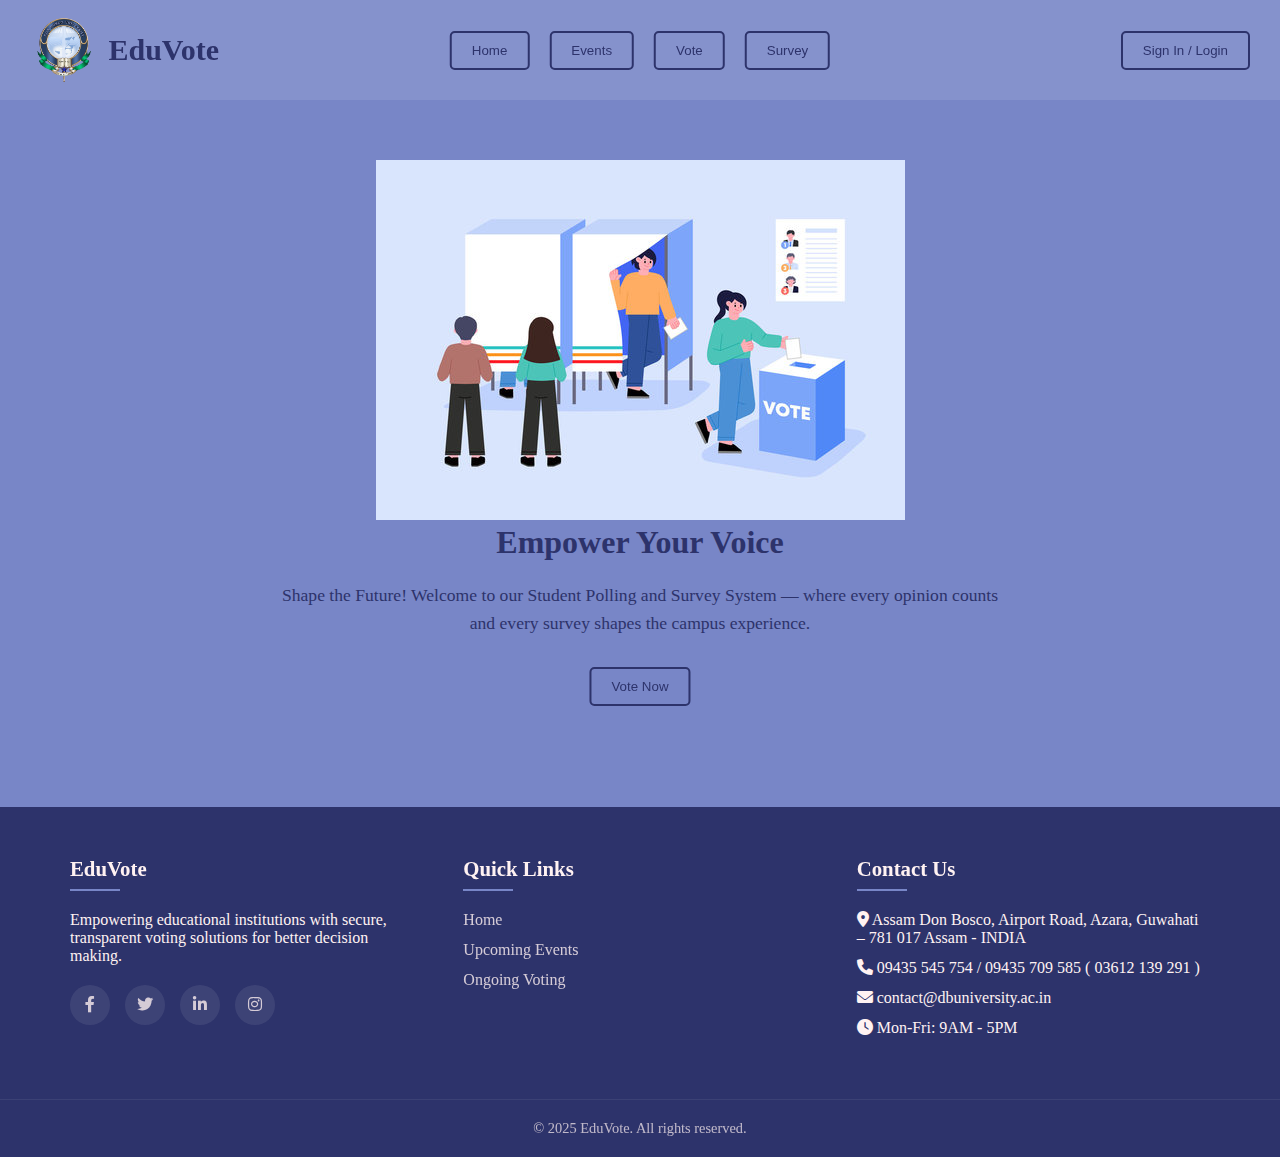
<file: index.html>
<!DOCTYPE html>
<html lang="en">
<head>
    <meta charset="UTF-8">
    <meta name="viewport" content="width=device-width, initial-scale=1.0">
    <meta http-equiv="refresh" content="0; url=html/home.html">
    <title>Redirecting...</title>
</head>
<body>
    <p>If you are not redirected, <a href="html/home.html">click here</a>.</p>
</body>
</html>
</file>
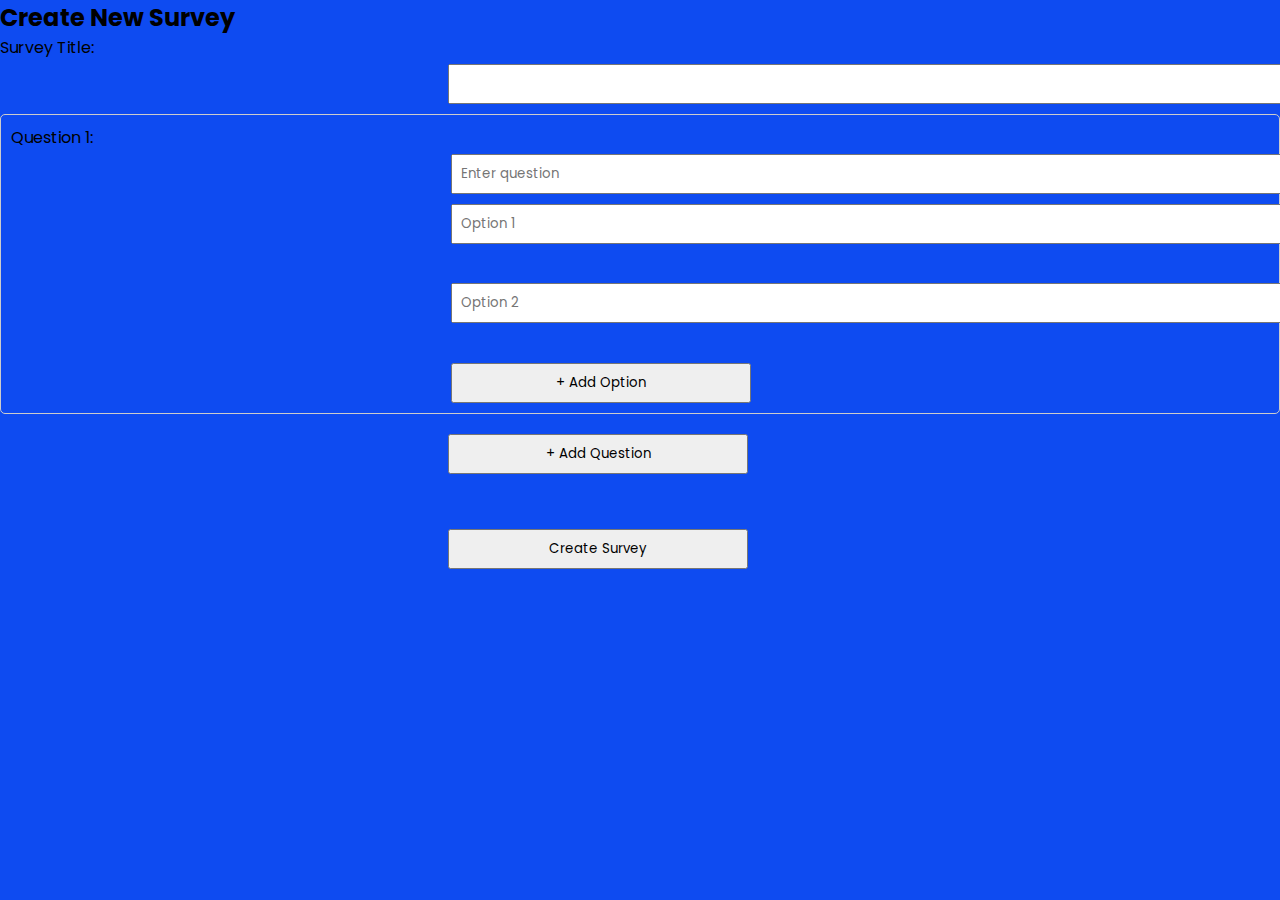
<file: html/createSurvey.html>
<!DOCTYPE html>
<html lang="en">
<head>
  <meta charset="UTF-8" />
  <title>Create Survey</title>
  <link rel="stylesheet" href="../css/pollcreate.css" />
  <link rel="stylesheet" href="https://unicons.iconscout.com/release/v4.0.0/css/line.css" />
  <style>
    .question-block {
      margin-bottom: 20px;
      padding: 10px;
      border: 1px solid #ccc;
      border-radius: 5px;
    }
    input[type="text"] {
      width: 100%;
      padding: 8px;
      margin-top: 4px;
      margin-bottom: 10px;
      box-sizing: border-box;
    }
    button {
      padding: 8px 12px;
      cursor: pointer;
      margin-top: 5px;
    }
    #responseMessage {
      margin-top: 15px;
      font-weight: bold;
    }
  </style>
</head>
<body>

<h2>Create New Survey</h2>

<form id="surveyForm">
  <label for="surveyTitle">Survey Title:</label>
  <input type="text" id="surveyTitle" name="surveyTitle" required />

  <div id="questionsContainer"></div>

  <button type="button" onclick="addQuestion()">+ Add Question</button><br><br>
  <button type="submit">Create Survey</button>
  <p id="responseMessage" style="color: green;"></p>
</form>

<script>
  let questionCount = 0;

  function addQuestion() {
    questionCount++;
    const container = document.getElementById("questionsContainer");

    const qDiv = document.createElement("div");
    qDiv.classList.add("question-block");
    qDiv.setAttribute("data-qid", questionCount);
    qDiv.innerHTML = `
      <label>Question ${questionCount}:</label>
      <input type="text" name="question_${questionCount}" placeholder="Enter question" required />
      <div class="options" id="options_${questionCount}">
        <input type="text" name="option_${questionCount}[]" placeholder="Option 1" required /><br />
        <input type="text" name="option_${questionCount}[]" placeholder="Option 2" required /><br />
      </div>
      <button type="button" onclick="addOption(${questionCount})">+ Add Option</button>
    `;

    container.appendChild(qDiv);
  }

  function addOption(qid) {
    const optDiv = document.getElementById(`options_${qid}`);
    const input = document.createElement("input");
    input.type = "text";
    input.name = `option_${qid}[]`;
    input.placeholder = "New Option";
    input.required = true;
    optDiv.appendChild(input);
    optDiv.appendChild(document.createElement("br"));
  }

  // Initialize with one question
  window.onload = addQuestion;

  document.getElementById("surveyForm").addEventListener("submit", function (e) {
    e.preventDefault();

    const title = document.getElementById("surveyTitle").value.trim();
    if (!title) {
      alert("Survey title is required");
      return;
    }

    const questions = [];
    document.querySelectorAll(".question-block").forEach(qBlock => {
      const qid = qBlock.getAttribute("data-qid");
      const questionText = qBlock.querySelector(`[name="question_${qid}"]`).value.trim();
      const optionInputs = qBlock.querySelectorAll(`[name="option_${qid}[]"]`);
      const options = Array.from(optionInputs).map(opt => opt.value.trim()).filter(v => v !== "");

      if (!questionText || options.length < 2) {
        alert(`Please complete question ${qid} with at least 2 options.`);
        return;
      }

      questions.push({ question: questionText, options });
    });

    fetch("http://localhost/ITA/api/create_survey.php", {
      method: "POST",
      headers: { "Content-Type": "application/json" },
      body: JSON.stringify({ title, questions })
    })
    .then(res => res.json())
    .then(data => {
      document.getElementById("responseMessage").textContent = data.message;
      if (data.success) {
        document.getElementById("surveyForm").reset();
        document.getElementById("questionsContainer").innerHTML = "";
        questionCount = 0;
        addQuestion();
      }
    })
    .catch(err => {
      console.error("Error:", err);
      document.getElementById("responseMessage").textContent = "Survey creation failed.";
    });
  });
</script>

</body>
</html>
</file>
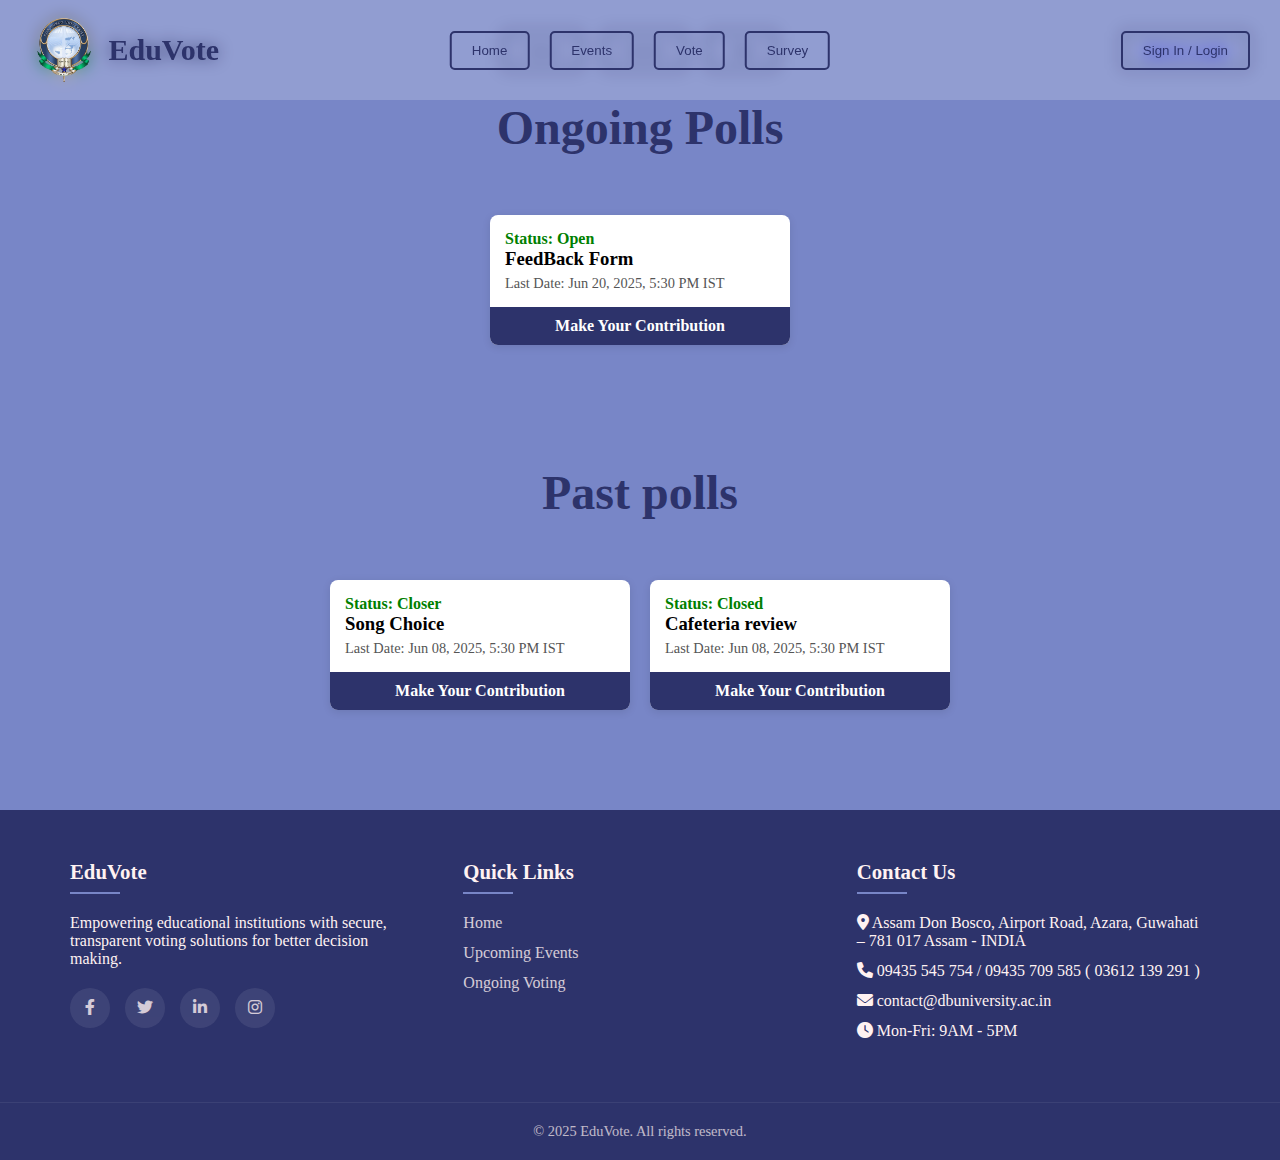
<file: html/Events.html>
<!DOCTYPE html>
<html lang="en">

<head>
    <meta charset="UTF-8">
    <meta name="viewport" content="width=device-width, initial-scale=1.0">
    <title>EduVote</title>
    <link rel="stylesheet" href="../css/eventstyle.css">
    <link rel="stylesheet" href="https://cdnjs.cloudflare.com/ajax/libs/font-awesome/6.0.0-beta3/css/all.min.css">
</head>

<body>
    <!-- Navbar-->
    <nav class="navbar">
        <div class="nav-left">
            <img src="../images/logo.png" class="logo" alt="Logo">
            <span class="app-name">EduVote</span>
        </div>
        <div class="nav-center">
            <button onclick="window.location.href='home.html'"> Home </button>
            <button onclick="window.location.href='Events.html'">Events</button>
            <button onclick="window.location.href='vote.html'">Vote</button>
        </div>
        <div class="nav-right">
             <button><a class="navop" href="Registration.html">Sign In / Login</a></button>
        </div>
    </nav>

    <!-- MAIN CONTENT  -->
    <nav class="navbar">
        <div class="nav-left">
            <img src="../images/logo.png" class="logo" alt="Logo">
            <span class="app-name">EduVote</span>
        </div>
        <div class="nav-center">
            <button onclick="window.location.href='home.html'">Home</button>
            <button onclick="window.location.href='event.html'">Events</button>
            <button onclick="window.location.href='vote.html'">Vote</button>
            <button onclick="window.location.href='survey.html'">Survey</button>
        </div>
        <div class="nav-right">
            <button onclick="window.location.href='Registration.html'">Sign In / Login</button>
        </div>
    </nav>
    <div class="ongoing">
        <h4>Ongoing Polls</h4>
    </div>
   <div class="container">
        <div class = poll_card>
             <div class="card-content">
            <div class="status-open">Status: Open</div>
            <h3>FeedBack Form</h3>
            <div class="deadline">Last Date: Jun 20, 2025, 5:30 PM IST</div>
            </div>
                <a href="survey.php" class="btn">Make Your Contribution</a>
            </div>
        </div>

         <div class="ongoing">
        <h4>Past polls</h4>
    </div>
    <div class="container">
        <div class = poll_card>
             <div class="card-content">
            <div class="status-open">Status: Closer</div>
            <h3>Song Choice</h3>
            <div class="deadline">Last Date: Jun 08, 2025, 5:30 PM IST</div>
            </div>
                <a href="#" class="btn">Make Your Contribution</a>
            </div>

            <div class = poll_card>
             <div class="card-content">
            <div class="status-open">Status: Closed</div>
            <h3>Cafeteria review</h3>
            <div class="deadline">Last Date: Jun 08, 2025, 5:30 PM IST</div>
            </div>
                <a href="#" class="btn">Make Your Contribution</a>
            </div>
    </div>


    <!-- Footer -->

    <footer>
        <div class="footer-container">
            <div class="footer-column">
                <h3>EduVote</h3>
                <p>Empowering educational institutions with secure, transparent voting solutions for better decision
                    making.
                </p>
                <div class="social-links">
                    <a href="#" aria-label="Facebook" onclick="alert('Redirecting to Facebook')"><i
                            class="fab fa-facebook-f"></i></a>
                    <a href="#" aria-label="Twitter" onclick="alert('Redirecting to Twitter')"><i
                            class="fab fa-twitter"></i></a>
                    <a href="#" aria-label="LinkedIn" onclick="alert('Redirecting to LinkedIn')"><i
                            class="fab fa-linkedin-in"></i></a>
                    <a href="#" aria-label="Instagram" onclick="alert('Redirecting to Instagram')"><i
                            class="fab fa-instagram"></i></a>
                </div>
            </div>

            <div class="footer-column">
                <h3>Quick Links</h3>
                <ul>
                    <li><a href="home.html">Home</a></li>
                    <li><a href="Events.html">Upcoming Events</a></li>
                    <li><a href="vote.html">Ongoing Voting</a></li>

                </ul>
            </div>

            <div class="footer-column">
                <h3>Contact Us</h3>
                <ul>
                    <li><i class="fas fa-map-marker-alt"></i> Assam Don Bosco, Airport Road, Azara,
                        Guwahati – 781 017
                        Assam - INDIA</li>
                    <li><i class="fas fa-phone"></i> 09435 545 754 / 09435 709 585
                        ( 03612 139 291 )</li>
                    <li><i class="fas fa-envelope"></i> contact@dbuniversity.ac.in</li>
                    <li><i class="fas fa-clock"></i> Mon-Fri: 9AM - 5PM</li>
                </ul>
            </div>
        </div>

        <div class="copyright">
            &copy; 2025 EduVote. All rights reserved.
        </div>
    </footer>

</body>

</html>
</file>
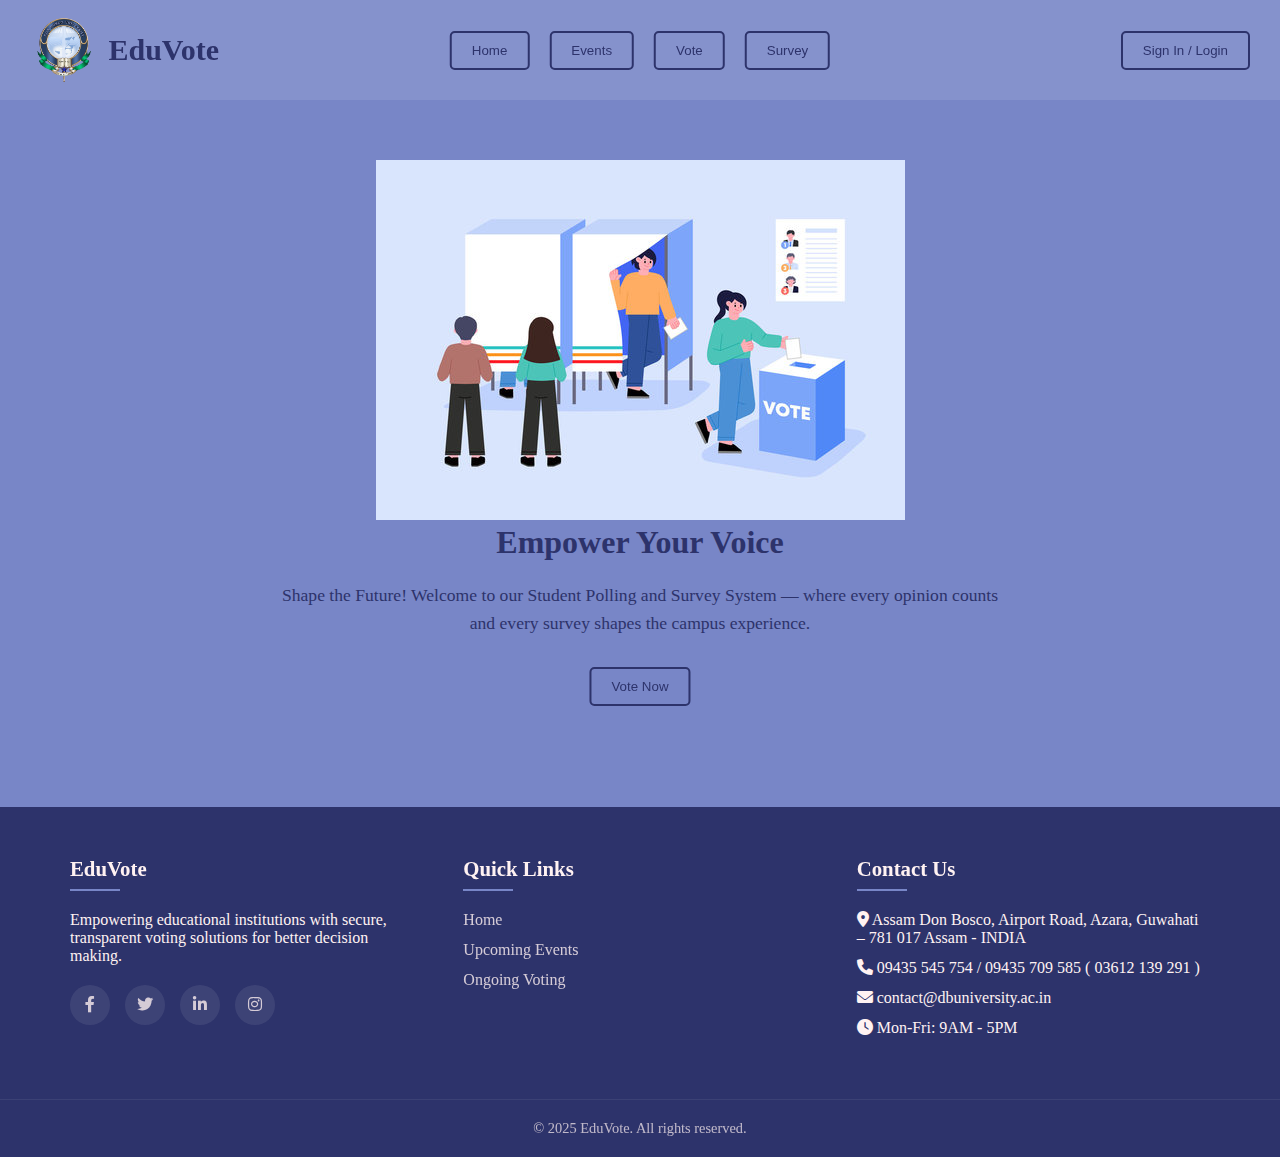
<file: html/home.html>
<!DOCTYPE html>
<html lang="en">

<head>
    <meta charset="UTF-8">
    <meta name="viewport" content="width=device-width, initial-scale=1.0">
    <title>EduVote</title>
    <link rel="stylesheet" href="../css/style.css">
    <link rel="stylesheet" href="https://cdnjs.cloudflare.com/ajax/libs/font-awesome/6.0.0-beta3/css/all.min.css">
</head>

<body>
    <!-- Navbar-->
    <nav class="navbar">
        <div class="nav-left">
            <img src="../images/logo.png" class="logo" alt="Logo">
            <span class="app-name">EduVote</span>
        </div>
        <div class="nav-center">
            <button onclick="window.location.href='home.html'"> Home </button>
            <button onclick="window.location.href='Events.html'">Events</button>
            <button onclick="window.location.href='vote.html'">Vote</button>
            <button onclick="window.location.href='survey.html'">Survey</button>
        </div>
        <div class="nav-right">
            <button><a class="navop" href="Registration.html">Sign In / Login</a></button>
        </div>
    </nav>

    <!-- Main Content -->
    <div class="main-content">
        <div class="content-section">
            <span class="home"><img src="../images/home image.jpg"> </span>
            <h2>Empower Your Voice</h2>
            <p>Shape the Future! Welcome to our Student Polling and Survey System
                — where every opinion counts and
                every survey shapes the campus experience.</p>
            <div class="nav-center">
                <button onclick="window.location.href='vote.html'">Vote Now </button>
            </div>
        </div>
    </div>

    <!-- Footer -->
    <footer>
        <div class="footer-container">
            <div class="footer-column">
                <h3>EduVote</h3>
                <p>Empowering educational institutions with secure, transparent voting solutions for better decision
                    making.
                </p>
                <div class="social-links">
                    <a href="#" aria-label="Facebook" onclick="alert('Redirecting to Facebook')"><i
                            class="fab fa-facebook-f"></i></a>
                    <a href="#" aria-label="Twitter" onclick="alert('Redirecting to Twitter')"><i
                            class="fab fa-twitter"></i></a>
                    <a href="#" aria-label="LinkedIn" onclick="alert('Redirecting to LinkedIn')"><i
                            class="fab fa-linkedin-in"></i></a>
                    <a href="#" aria-label="Instagram" onclick="alert('Redirecting to Instagram')"><i
                            class="fab fa-instagram"></i></a>
                </div>
            </div>

            <div class="footer-column">
                <h3>Quick Links</h3>
                <ul>
                    <li><a href="home.html">Home</a></li>
                    <li><a href="Events.html">Upcoming Events</a></li>
                    <li><a href="vote.html">Ongoing Voting</a></li>
                </ul>
            </div>

            <div class="footer-column">
                <h3>Contact Us</h3>
                <ul>
                    <li><i class="fas fa-map-marker-alt"></i> Assam Don Bosco, Airport Road, Azara,
                        Guwahati – 781 017
                        Assam - INDIA</li>
                    <li><i class="fas fa-phone"></i> 09435 545 754 / 09435 709 585
                        ( 03612 139 291 )</li>
                    <li><i class="fas fa-envelope"></i> contact@dbuniversity.ac.in</li>
                    <li><i class="fas fa-clock"></i> Mon-Fri: 9AM - 5PM</li>
                </ul>
            </div>
        </div>

        <div class="copyright">
            &copy; 2025 EduVote. All rights reserved.
        </div>
    </footer>

</body>

</html>
</file>
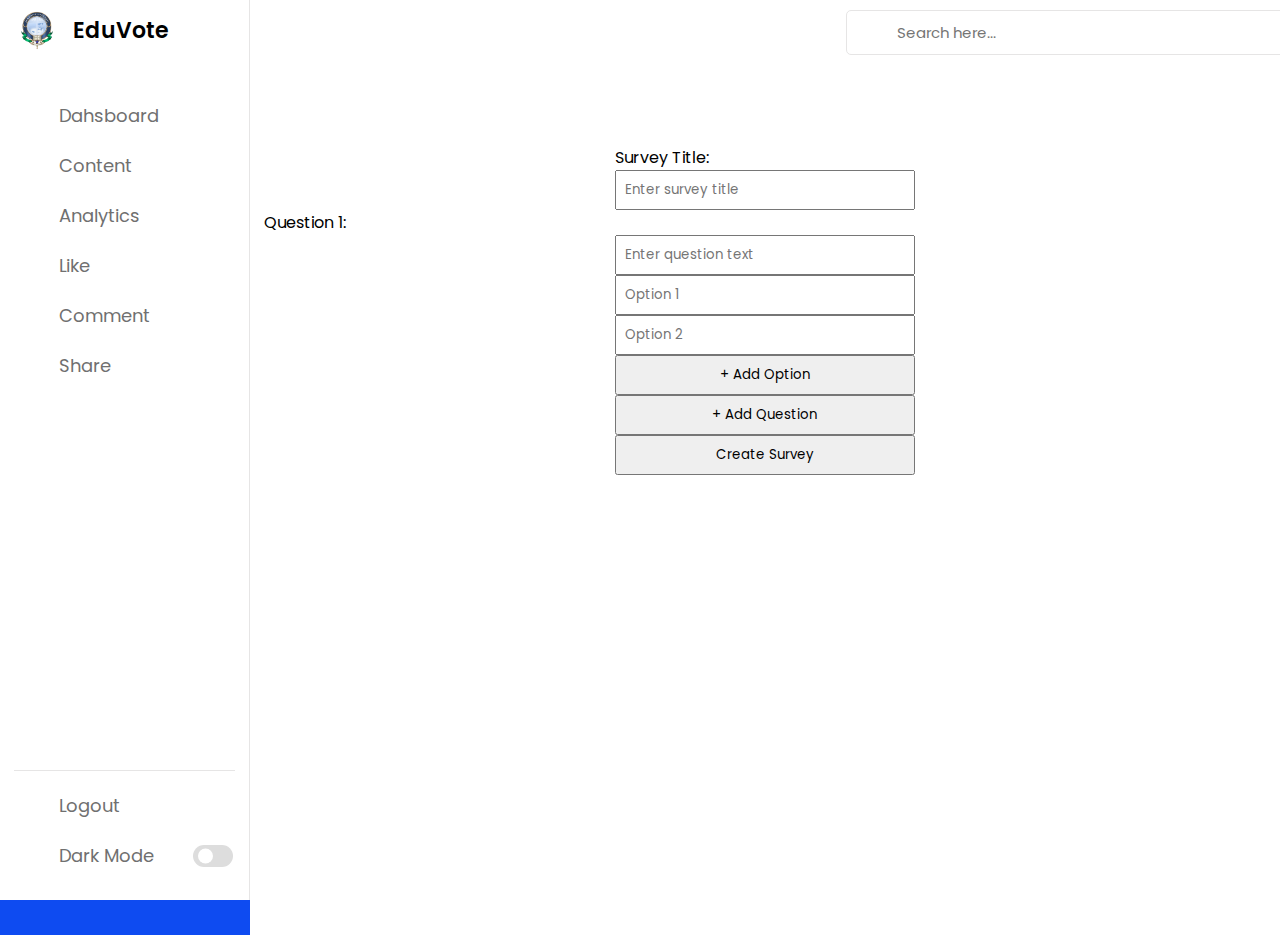
<file: html/pollcreate.html>
<!DOCTYPE html>
<html lang="en">
<head>
  <meta charset="UTF-8">
  <title>Create Poll</title>
  <link rel="stylesheet" href="../css/pollcreate.css">
   <link rel="stylesheet" href="https://unicons.iconscout.com/release/v4.0.0/css/line.css">
</head>
<body>

  <h2>Create New Poll</h2>
  <body>
    <nav>
        <div class="logo-name">
            <div class="logo-image">
                <img src="../../images/logo.png" alt="">
            </div>
            <span class="logo_name">EduVote</span>
        </div>
        <div class="menu-items">
            <ul class="nav-links">
                <li><a href="#">
                        <i class="uil uil-estate"></i>
                        <span class="link-name">Dahsboard</span>
                    </a></li>
                <li><a href="#">
                        <i class="uil uil-files-landscapes"></i>
                        <span class="link-name">Content</span>
                    </a></li>
                <li><a href="#">
                        <i class="uil uil-chart"></i>
                        <span class="link-name">Analytics</span>
                    </a></li>
                <li><a href="#">
                        <i class="uil uil-thumbs-up"></i>
                        <span class="link-name">Like</span>
                    </a></li>
                <li><a href="#">
                        <i class="uil uil-comments"></i>
                        <span class="link-name">Comment</span>
                    </a></li>
                <li><a href="#">
                        <i class="uil uil-share"></i>
                        <span class="link-name">Share</span>
                    </a></li>
            </ul>

            <ul class="logout-mode">
                <li><a href="#">
                        <i class="uil uil-signout"></i>
                        <span class="link-name">Logout</span>
                    </a></li>
                <li class="mode">
                    <a href="#">
                        <i class="uil uil-moon"></i>
                        <span class="link-name">Dark Mode</span>
                    </a>
                    <div class="mode-toggle">
                        <span class="switch"></span>
                    </div>
                </li>
            </ul>
        </div>
    </nav>
    
<section class="dashboard">
  <div class="top">
    <i class="uil uil-bars sidebar-toggle"></i>
    <div class="search-box">
      <i class="uil uil-search"></i>
      <input type="text" placeholder="Search here...">
    </div>
  </div>

  <form id="surveyForm">
    <div class="label1">
      <label>Survey Title:</label>
    </div>
    <input type="text" id="surveyTitle" required placeholder="Enter survey title">

    <div id="questionsContainer">
      <!-- Default one question group to start -->
      <div class="question-group">
        <label>Question 1:</label>
        <input type="text" name="questions[]" class="question-input" required placeholder="Enter question text">
        <div class="options">
          <input type="text" name="options_0[]" placeholder="Option 1" required>
          <input type="text" name="options_0[]" placeholder="Option 2" required>
        </div>
        <button type="button" onclick="addOption(this)">+ Add Option</button>
      </div>
    </div>

    <button type="button" onclick="addQuestion()">+ Add Question</button>
    <button type="submit">Create Survey</button>
    <p id="responseMessage" style="color: green;"></p>
  </form>
</section>

<script src="../javascript/addopt.js"></script>

</body>
</html>
</file>
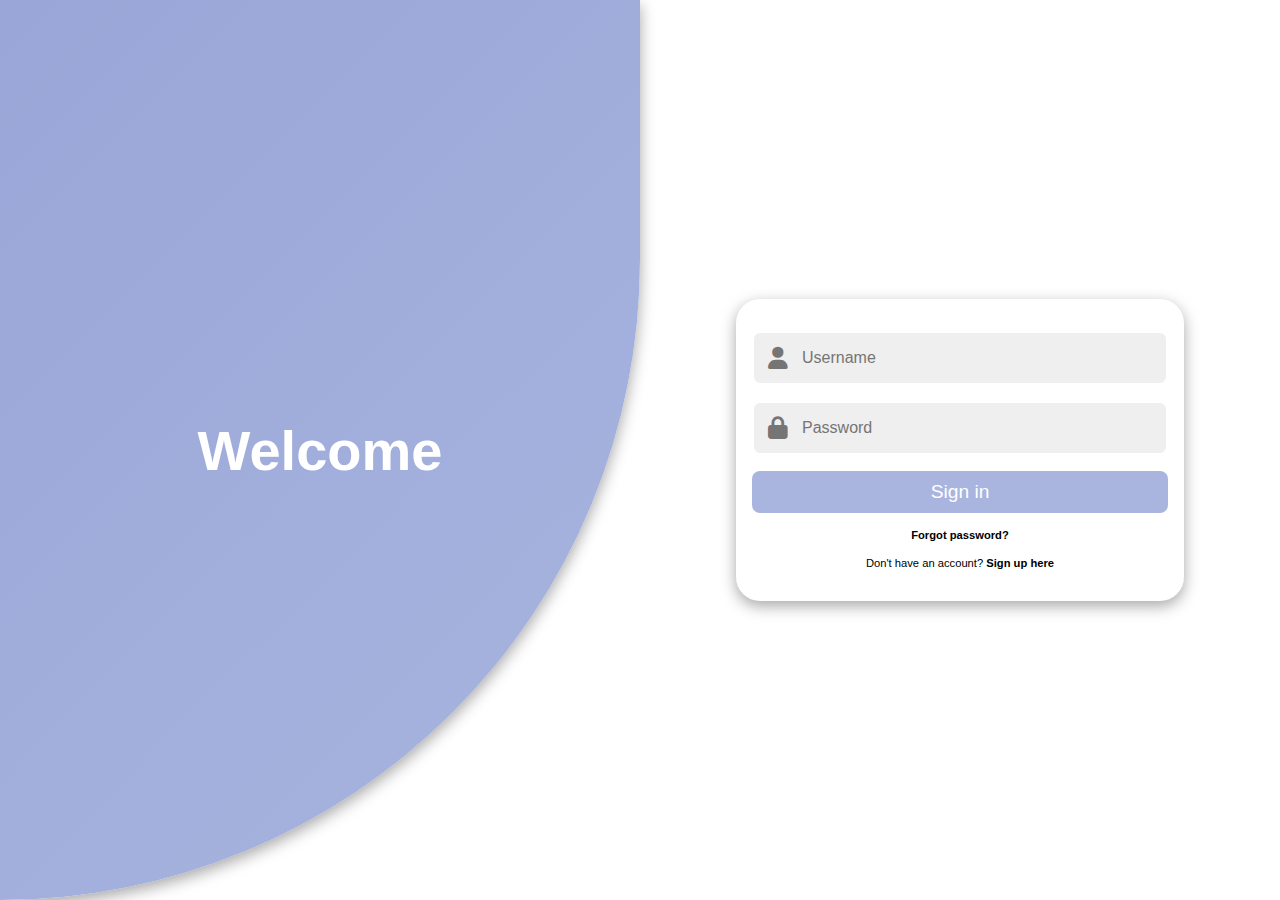
<file: html/Registration.html>
<!DOCTYPE html>
<html lang="en">

<head>
    <meta charset="UTF-8">
    <meta name="viewport" content="width=device-width, initial-scale=1.0">
    <title>EduVote</title>
    <link rel="stylesheet" href="../css/registration.css">
    <link rel="stylesheet" href="https://cdnjs.cloudflare.com/ajax/libs/font-awesome/6.0.0-beta3/css/all.min.css">
</head>

<body>

    <div id="container" class="container">
        <!-- FORM SECTION -->
        <div class="row">
            <!-- SIGN UP -->
            <div class="col align-items-center flex-col sign-up">
                <div class="form-wrapper align-items-center">
                    <div class="form sign-up">
                        <form id="signupForm">
                            <div class="input-group">
                                <i class='fas fa-user'></i>
                                <input type="text" id="signupUsername" placeholder="Username" required>
                            </div>
                            <div class="input-group">
                                <i class='fas fa-envelope'></i>
                                <input type="email" id="signupEmail" placeholder="Email" required>
                            </div>
                            <div class="input-group">
                                <i class='fas fa-lock'></i>
                                <input type="password" id="signupPassword" placeholder="Password" required>
                            </div>
                            <div class="input-group">
                                <i class='fas fa-lock'></i>
                                <input type="password" id="signupConfirmPassword" placeholder="Confirm password"
                                    required>
                            </div>
                            <button type="submit">
                                Sign up
                            </button>
                            <p>
                                <span>
                                    Already have an account?
                                </span>
                                <b onclick="toggle()" class="pointer">
                                    Sign in here
                                </b>
                            </p>
                            <div id="signupError" class="error-message"></div>
                        </form>
                    </div>
                </div>
            </div>
            <!-- END SIGN UP -->
            <!-- SIGN IN -->
            <div class="col align-items-center flex-col sign-in">
                <div class="form-wrapper align-items-center">
                    <div class="form sign-in">
                        <form id="signinForm">
                            <div class="input-group">
                                <i class='fas fa-user'></i>
                                <input type="text" id="signinUsername" placeholder="Username" required>
                            </div>
                            <div class="input-group">
                                <i class='fas fa-lock'></i>
                                <input type="password" id="signinPassword" placeholder="Password" required>
                            </div>
                            <button type="submit">
                                Sign in
                            </button>
                            <p>
                                <b>
                                    Forgot password?
                                </b>
                            </p>
                            <p>
                                <span>
                                    Don't have an account?
                                </span>
                                <b onclick="toggle()" class="pointer">
                                    Sign up here
                                </b>
                            </p>
                            <div id="signinError" class="error-message"></div>
                        </form>
                    </div>
                </div>
                <div class="form-wrapper"></div>
            </div>
            <!-- END SIGN IN -->
        </div>
        <!-- END FORM SECTION -->
        <!-- CONTENT SECTION -->
        <div class="row content-row">
            <!-- SIGN IN CONTENT -->
            <div class="col align-items-center flex-col">
                <div class="text sign-in">
                    <h2>Welcome</h2>
                </div>
                <div class="img sign-in"></div>
            </div>
            <!-- END SIGN IN CONTENT -->
            <!-- SIGN UP CONTENT -->
            <div class="col align-items-center flex-col">
                <div class="img sign-up"></div>
                <div class="text sign-up">
                    <h2>Join with us</h2>
                </div>
            </div>
            <!-- END SIGN UP CONTENT -->
        </div>
        <!-- END CONTENT SECTION -->
    </div>

    <script src="../javascript/rejistration.js"></script>
</body>

</html>
</file>
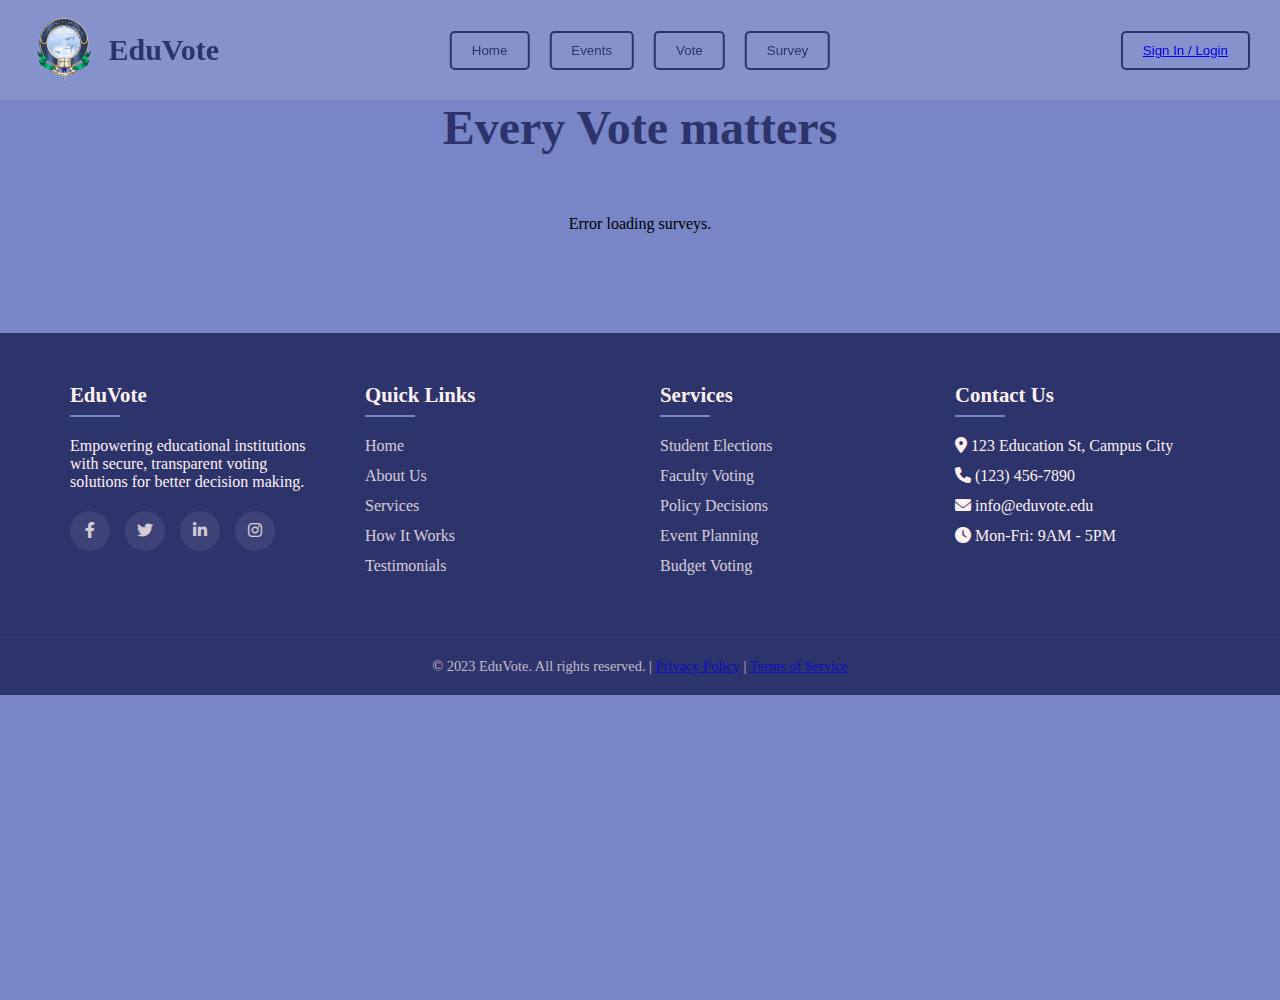
<file: html/survey.html>
<!DOCTYPE html>
<html lang="en">

<head>
    <meta charset="UTF-8">
    <meta name="viewport" content="width=device-width, initial-scale=1.0">
    <title>EduVote</title>
    <link rel="stylesheet" href="../css/eventstyle.css">
    <link rel="stylesheet" href="https://cdnjs.cloudflare.com/ajax/libs/font-awesome/6.0.0-beta3/css/all.min.css">
    <script src="../javascript/surveys.js"></script>
</head>

<body>
    <!-- Your existing navbar (DO NOT CHANGE) -->
    <nav class="navbar">
        <div class="nav-left">
            <img src="../images/logo.png" class="logo" alt="Logo">
            <span class="app-name">EduVote</span>
        </div>
        <div class="nav-center">
            <button onclick="window.location.href='home.html'">Home</button>
            <button onclick="window.location.href='Events.html'">Events</button>
            <button onclick="window.location.href='vote.html'">Vote</button>
            <button onclick="window.location.href='survey.html'">Survey</button>

        </div>
        <div class="nav-right">
             <button><a class="navop" href="Registration.html">Sign In / Login</a></button>
        </div>
    </nav>
    <div class="ongoing">
        <h4>Every Vote matters</h4>
    </div>
   <div class="container" id="surveyContainer">
    <!-- Poll cards will be inserted here by JavaScript -->
</div>
        
        

   


    <footer>
        <div class="footer-container">
            <div class="footer-column">
                <h3>EduVote</h3>
                <p>Empowering educational institutions with secure, transparent voting solutions for better decision making.
                </p>
                <div class="social-links">
                    <a href="#" aria-label="Facebook"><i class="fab fa-facebook-f"></i></a>
                    <a href="#" aria-label="Twitter"><i class="fab fa-twitter"></i></a>
                    <a href="#" aria-label="LinkedIn"><i class="fab fa-linkedin-in"></i></a>
                    <a href="#" aria-label="Instagram"><i class="fab fa-instagram"></i></a>
                </div>
            </div>
    
            <div class="footer-column">
                <h3>Quick Links</h3>
                <ul>
                    <li><a href="#">Home</a></li>
                    <li><a href="#">About Us</a></li>
                    <li><a href="#">Services</a></li>
                    <li><a href="#">How It Works</a></li>
                    <li><a href="#">Testimonials</a></li>
                </ul>
            </div>
    
            <div class="footer-column">
                <h3>Services</h3>
                <ul>
                    <li><a href="#">Student Elections</a></li>
                    <li><a href="#">Faculty Voting</a></li>
                    <li><a href="#">Policy Decisions</a></li>
                    <li><a href="#">Event Planning</a></li>
                    <li><a href="#">Budget Voting</a></li>
                </ul>
            </div>  
          

              

    
            <div class="footer-column">
                <h3>Contact Us</h3>
                <ul>
                    <li><i class="fas fa-map-marker-alt"></i> 123 Education St, Campus City</li>
                    <li><i class="fas fa-phone"></i> (123) 456-7890</li>
                    <li><i class="fas fa-envelope"></i> info@eduvote.edu</li>
                    <li><i class="fas fa-clock"></i> Mon-Fri: 9AM - 5PM</li>
                </ul>
            </div>
        </div>
    
        <div class="copyright">
            &copy; 2023 EduVote. All rights reserved. | <a href="#">Privacy Policy</a> | <a href="#">Terms of Service</a>
        </div>
    </footer>
    
</body>

</html>
</file>
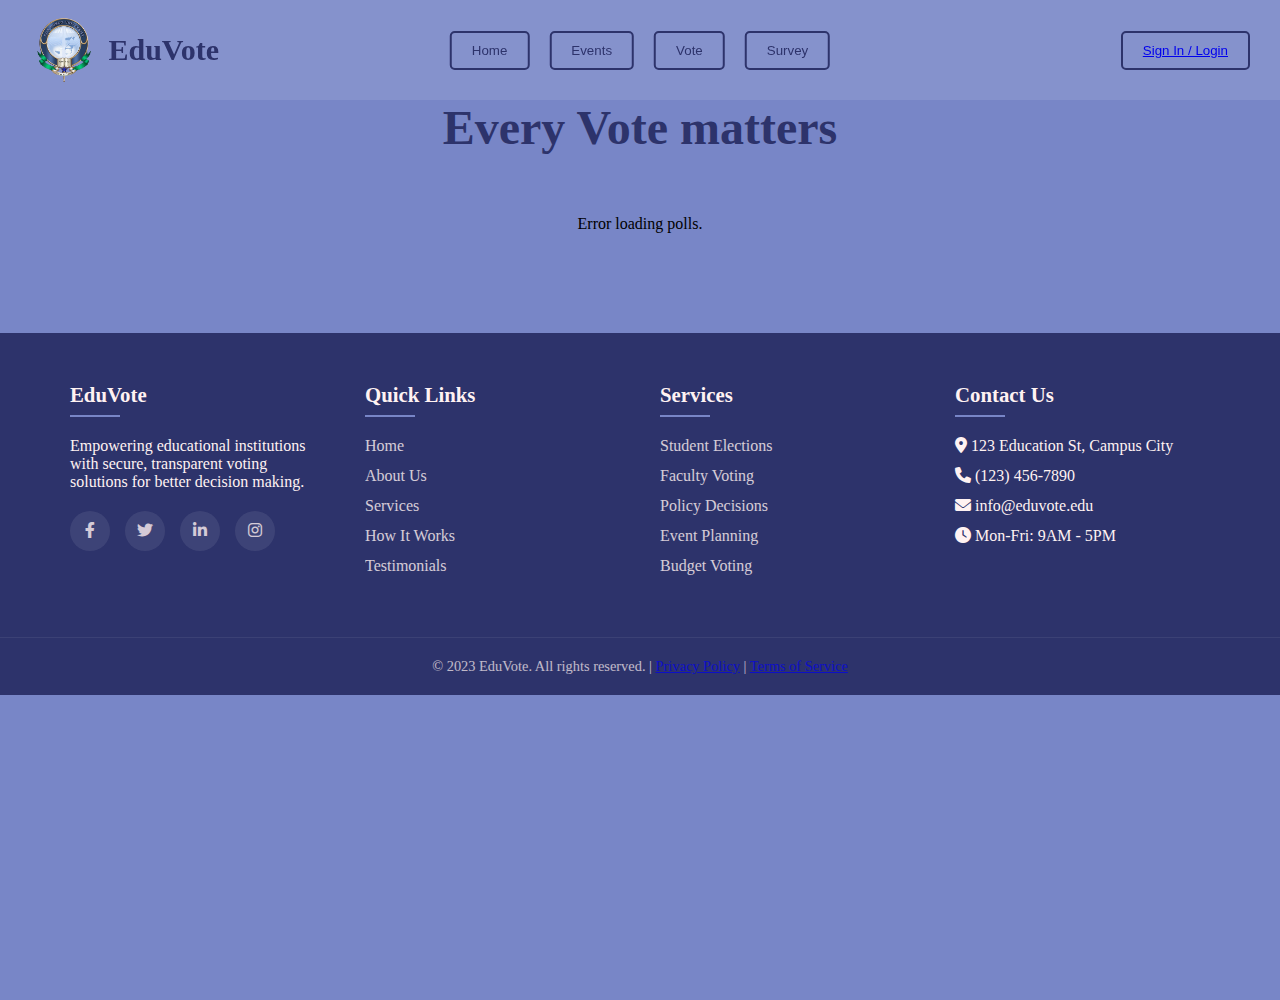
<file: html/vote.html>
<!DOCTYPE html>
<html lang="en">

<head>
    <meta charset="UTF-8">
    <meta name="viewport" content="width=device-width, initial-scale=1.0">
    <title>EduVote</title>
    <link rel="stylesheet" href="../css/eventstyle.css">
    <link rel="stylesheet" href="https://cdnjs.cloudflare.com/ajax/libs/font-awesome/6.0.0-beta3/css/all.min.css">
    <script src="../javascript/pollshow.js"></script>
</head>

<body>
    <!-- Your existing navbar (DO NOT CHANGE) -->
    <nav class="navbar">
        <div class="nav-left">
            <img src="../images/logo.png" class="logo" alt="Logo">
            <span class="app-name">EduVote</span>
        </div>
        <div class="nav-center">
            <button onclick="window.location.href='home.html'">Home</button>
            <button onclick="window.location.href='Events.html'">Events</button>
            <button onclick="window.location.href='vote.html'">Vote</button>
            <button onclick="window.location.href='survey.html'">Survey</button>

        </div>
        <div class="nav-right">
             <button><a class="navop" href="Registration.html">Sign In / Login</a></button>
        </div>
    </nav>
    <div class="ongoing">
        <h4>Every Vote matters</h4>
    </div>
   <div class="container" id="pollContainer">
    <!-- Poll cards will be inserted here by JavaScript -->
</div>
        
        

   


    <footer>
        <div class="footer-container">
            <div class="footer-column">
                <h3>EduVote</h3>
                <p>Empowering educational institutions with secure, transparent voting solutions for better decision making.
                </p>
                <div class="social-links">
                    <a href="#" aria-label="Facebook"><i class="fab fa-facebook-f"></i></a>
                    <a href="#" aria-label="Twitter"><i class="fab fa-twitter"></i></a>
                    <a href="#" aria-label="LinkedIn"><i class="fab fa-linkedin-in"></i></a>
                    <a href="#" aria-label="Instagram"><i class="fab fa-instagram"></i></a>
                </div>
            </div>
    
            <div class="footer-column">
                <h3>Quick Links</h3>
                <ul>
                    <li><a href="#">Home</a></li>
                    <li><a href="#">About Us</a></li>
                    <li><a href="#">Services</a></li>
                    <li><a href="#">How It Works</a></li>
                    <li><a href="#">Testimonials</a></li>
                </ul>
            </div>
    
            <div class="footer-column">
                <h3>Services</h3>
                <ul>
                    <li><a href="#">Student Elections</a></li>
                    <li><a href="#">Faculty Voting</a></li>
                    <li><a href="#">Policy Decisions</a></li>
                    <li><a href="#">Event Planning</a></li>
                    <li><a href="#">Budget Voting</a></li>
                </ul>
            </div>  
          

              

    
            <div class="footer-column">
                <h3>Contact Us</h3>
                <ul>
                    <li><i class="fas fa-map-marker-alt"></i> 123 Education St, Campus City</li>
                    <li><i class="fas fa-phone"></i> (123) 456-7890</li>
                    <li><i class="fas fa-envelope"></i> info@eduvote.edu</li>
                    <li><i class="fas fa-clock"></i> Mon-Fri: 9AM - 5PM</li>
                </ul>
            </div>
        </div>
    
        <div class="copyright">
            &copy; 2023 EduVote. All rights reserved. | <a href="#">Privacy Policy</a> | <a href="#">Terms of Service</a>
        </div>
    </footer>
    
</body>

</html>
</file>
<file: css/pollcreate.css>
/* ===== Google Font Import - Poppins ===== */
@import url('https://fonts.googleapis.com/css2?family=Poppins:wght@200;300;400;500;600&display=swap');

* {
    margin: 0;
    padding: 0;
    box-sizing: border-box;
    font-family: 'Poppins', sans-serif;
}

:root {
    /* ===== Colors ===== */
    --primary-color: #0E4BF1;
    --panel-color: #FFF;
    --text-color: #000;
    --black-light-color: #707070;
    --border-color: #e6e5e5;
    --toggle-color: #DDD;
    --box1-color: #4DA3FF;
    --box2-color: #FFE6AC;
    --box3-color: #E7D1FC;
    --title-icon-color: #fff;

    /* ====== Transition ====== */
    --tran-05: all 0.5s ease;
    --tran-03: all 0.3s ease;
    --tran-03: all 0.2s ease;
}

body {
    min-height: 100vh;
    background-color: var(--primary-color);
}

body.dark {
    --primary-color: #3A3B3C;
    --panel-color: #242526;
    --text-color: #CCC;
    --black-light-color: #CCC;
    --border-color: #4D4C4C;
    --toggle-color: #FFF;
    --box1-color: #3A3B3C;
    --box2-color: #3A3B3C;
    --box3-color: #3A3B3C;
    --title-icon-color: #CCC;
}

/* === Custom Scroll Bar CSS === */
::-webkit-scrollbar {
    width: 8px;
}

::-webkit-scrollbar-track {
    background: #f1f1f1;
}

::-webkit-scrollbar-thumb {
    background: var(--primary-color);
    border-radius: 12px;
    transition: all 0.3s ease;
}

::-webkit-scrollbar-thumb:hover {
    background: #0b3cc1;
}

body.dark::-webkit-scrollbar-thumb:hover,
body.dark .activity-data::-webkit-scrollbar-thumb:hover {
    background: #3A3B3C;
}

nav {
    position: fixed;
    top: 0;
    left: 0;
    height: 100%;
    width: 250px;
    padding: 10px 14px;
    background-color: var(--panel-color);
    border-right: 1px solid var(--border-color);
    transition: var(--tran-05);
}

nav.close {
    width: 73px;
}

nav .logo-name {
    display: flex;
    align-items: center;
}

nav .logo-image {
    display: flex;
    justify-content: center;
    min-width: 45px;
}

nav .logo-image img {
    width: 40px;
    object-fit: cover;
    border-radius: 50%;
}

nav .logo-name .logo_name {
    font-size: 22px;
    font-weight: 600;
    color: var(--text-color);
    margin-left: 14px;
    transition: var(--tran-05);
}

nav.close .logo_name {
    opacity: 0;
    pointer-events: none;
}

nav .menu-items {
    margin-top: 40px;
    height: calc(100% - 90px);
    display: flex;
    flex-direction: column;
    justify-content: space-between;
}

.menu-items li {
    list-style: none;
}

.menu-items li a {
    display: flex;
    align-items: center;
    height: 50px;
    text-decoration: none;
    position: relative;
}

.nav-links li a:hover:before {
    content: "";
    position: absolute;
    left: -7px;
    height: 5px;
    width: 5px;
    border-radius: 50%;
    background-color: var(--primary-color);
}

body.dark li a:hover:before {
    background-color: var(--text-color);
}

.menu-items li a i {
    font-size: 24px;
    min-width: 45px;
    height: 100%;
    display: flex;
    align-items: center;
    justify-content: center;
    color: var(--black-light-color);
}

.menu-items li a .link-name {
    font-size: 18px;
    font-weight: 400;
    color: var(--black-light-color);
    transition: var(--tran-05);
}

nav.close li a .link-name {
    opacity: 0;
    pointer-events: none;
}

.nav-links li a:hover i,
.nav-links li a:hover .link-name {
    color: var(--primary-color);
}

body.dark .nav-links li a:hover i,
body.dark .nav-links li a:hover .link-name {
    color: var(--text-color);
}

.menu-items .logout-mode {
    padding-top: 10px;
    border-top: 1px solid var(--border-color);
}

.menu-items .mode {
    display: flex;
    align-items: center;
    white-space: nowrap;
}

.menu-items .mode-toggle {
    position: absolute;
    right: 14px;
    height: 50px;
    min-width: 45px;
    display: flex;
    align-items: center;
    justify-content: center;
    cursor: pointer;
}

.mode-toggle .switch {
    position: relative;
    display: inline-block;
    height: 22px;
    width: 40px;
    border-radius: 25px;
    background-color: var(--toggle-color);
}

.switch:before {
    content: "";
    position: absolute;
    left: 5px;
    top: 50%;
    transform: translateY(-50%);
    height: 15px;
    width: 15px;
    background-color: var(--panel-color);
    border-radius: 50%;
    transition: var(--tran-03);
}

body.dark .switch:before {
    left: 20px;
}

.dashboard {
    position: relative;
    left: 250px;
    background-color: var(--panel-color);
    min-height: 100vh;
    width: calc(100% - 250px);
    padding: 10px 14px;
    transition: var(--tran-05);
}

nav.close~.dashboard {
    left: 73px;
    width: calc(100% - 73px);
}

.dashboard .top {
    position: fixed;
    top: 0;
    left: 250px;
    display: flex;
    width: calc(100% - 250px);
    justify-content: space-between;
    align-items: center;
    padding: 10px 14px;
    background-color: var(--panel-color);
    transition: var(--tran-05);
    z-index: 10;
}

nav.close~.dashboard .top {
    left: 73px;
    width: calc(100% - 73px);
}

.dashboard .top .sidebar-toggle {
    font-size: 26px;
    color: var(--text-color);
    cursor: pointer;
}

.dashboard .top .search-box {
    position: relative;
    height: 45px;
    max-width: 600px;
    width: 100%;
    margin: 0 30px;
}

.top .search-box input {
    position: absolute;
    border: 1px solid var(--border-color);
    background-color: var(--panel-color);
    padding: 0 25px 0 50px;
    border-radius: 5px;
    height: 100%;
    width: 100%;
    color: var(--text-color);
    font-size: 15px;
    font-weight: 400;
    outline: none;
}

.top .search-box i {
    position: absolute;
    left: 15px;
    font-size: 22px;
    z-index: 10;
    top: 50%;
    transform: translateY(-50%);
    color: var(--black-light-color);
}

.top img {
    width: 40px;
    border-radius: 50%;
}

.dashboard .dash-content {
    padding-top: 50px;
}

.dash-content .title {
    display: flex;
    align-items: center;
    margin: 60px 0 30px 0;
}

.dash-content .title i {
    position: relative;
    height: 35px;
    width: 35px;
    background-color: var(--primary-color);
    border-radius: 6px;
    color: var(--title-icon-color);
    display: flex;
    align-items: center;
    justify-content: center;
    font-size: 24px;
}

.dash-content .title .text {
    font-size: 24px;
    font-weight: 500;
    color: var(--text-color);
    margin-left: 10px;
}

.dash-content .boxes {
    display: flex;
    align-items: center;
    justify-content: space-between;
    flex-wrap: wrap;
}

.dash-content .boxes .box {
    display: flex;
    flex-direction: column;
    align-items: center;
    border-radius: 12px;
    width: calc(100% / 3 - 15px);
    padding: 15px 20px;
    background-color: var(--box1-color);
    transition: var(--tran-05);
}

.boxes .box i {
    font-size: 35px;
    color: var(--text-color);
}

.boxes .box .text {
    white-space: nowrap;
    font-size: 18px;
    font-weight: 500;
    color: var(--text-color);
}

.boxes .box .number {
    font-size: 40px;
    font-weight: 500;
    color: var(--text-color);
}

.boxes .box.box2 {
    background-color: var(--box2-color);
}

.boxes .box.box3 {
    background-color: var(--box3-color);
}

.dash-content .activity .activity-data {
    display: flex;
    justify-content: space-between;
    align-items: center;
    width: 100%;
}

.activity .activity-data {
    display: flex;
}

.activity-data .data {
    display: flex;
    flex-direction: column;
    margin: 0 15px;
}

.activity-data .data-title {
    font-size: 20px;
    font-weight: 500;
    color: var(--text-color);
}

.activity-data .data .data-list {
    font-size: 18px;
    font-weight: 400;
    margin-top: 20px;
    white-space: nowrap;
    color: var(--text-color);
}

@media (max-width: 1000px) {
    nav {
        width: 73px;
    }

    nav.close {
        width: 250px;
    }

    nav .logo_name {
        opacity: 0;
        pointer-events: none;
    }

    nav.close .logo_name {
        opacity: 1;
        pointer-events: auto;
    }

    nav li a .link-name {
        opacity: 0;
        pointer-events: none;
    }

    nav.close li a .link-name {
        opacity: 1;
        pointer-events: auto;
    }

    nav~.dashboard {
        left: 73px;
        width: calc(100% - 73px);
    }

    nav.close~.dashboard {
        left: 250px;
        width: calc(100% - 250px);
    }

    nav~.dashboard .top {
        left: 73px;
        width: calc(100% - 73px);
    }

    nav.close~.dashboard .top {
        left: 250px;
        width: calc(100% - 250px);
    }

    .activity .activity-data {
        overflow-X: scroll;
    }
}

@media (max-width: 780px) {
    .dash-content .boxes .box {
        width: calc(100% / 2 - 15px);
        margin-top: 15px;
    }
}

@media (max-width: 560px) {
    .dash-content .boxes .box {
        width: 100%;
    }
}

@media (max-width: 400px) {
    nav {
        width: 0px;
    }

    nav.close {
        width: 73px;
    }

    nav .logo_name {
        opacity: 0;
        pointer-events: none;
    }

    nav.close .logo_name {
        opacity: 0;
        pointer-events: none;
    }

    nav li a .link-name {
        opacity: 0;
        pointer-events: none;
    }

    nav.close li a .link-name {
        opacity: 0;
        pointer-events: none;
    }

    nav~.dashboard {
        left: 0;
        width: 100%;
    }

    nav.close~.dashboard {
        left: 73px;
        width: calc(100% - 73px);
    }

    nav~.dashboard .top {
        left: 0;
        width: 100%;
    }

    nav.close~.dashboard .top {
        left: 0;
        width: 100%;
    }
}
input, button, textarea {
    display: block;
    margin-left: 35%;    
    width: 300px;
    padding: 8px;

}
    .option-group {
        margin-bottom: 10px;
}
.label1{
    margin-top: 100px;
    margin-left: 35%; 
}
.label2
{
    margin: 15px 15px;
    margin-left: 35%; 
}
</file>
<file: css/eventstyle.css>
* {
    margin: 0;
    padding: 0;
    box-sizing: border-box;
}

body {
    height: 100vh;
    background-color: #7886C7;
}

.navbar {
    position: fixed;
    top: 0;
    width: 100%;
    display: flex;
    justify-content: space-between;
    align-items: center;
    padding: 15px 30px;
    background: rgba(255, 255, 255, 0.1);
    backdrop-filter: blur(8px);
    z-index: 1000;
}

.navbar img.logo {
    height: 70px;
}

.nav-left {
    display: flex;
    align-items: center;
    gap: 10px;
    flex: 1;
}

.app-name {
    font-size: 30px;
    color: #2D336B;
    font-weight: bold;
}

.nav-center {
    position: absolute;
    left: 50%;
    transform: translateX(-50%);
    display: flex;
    gap: 20px;
}

.nav-center button,
.nav-right button {
    background: transparent;
    border: 2px solid #2D336B;
    color: #2D336B;
    padding: 10px 20px;
    border-radius: 5px;
    cursor: pointer;
    transition: 0.3s ease;
}

.nav-center button:hover,
.nav-right button:hover {
    background: #2D336B;
    color: #FFF2F2;
}

.nav-right {
    display: flex;
    align-items: center;
}


/* ==================== */
/* NEW CONTENT SECTION  */
/* ==================== */

/* Main content container - adds space below fixed navbar */
.main-content {
    margin-top: 100px;
    padding: 20px;
}

/* Vote submission section */
.content-section {
    max-width: 800px;
    margin: 0 auto;
    padding: 40px;
    text-align: center;
    color: #2D336B;
}

.content-section h1 {
    font-size: 3rem;
    margin-bottom: 20px;
}

.content-section h2 {
    font-size: 2rem;
    margin-bottom: 20px;
}

.content-section p {
    font-size: 1.1rem;
    line-height: 1.6;
    margin-bottom: 30px;
}

.home {
    width: 400px;
        position: sticky;
        top: 120px;
        /* Below navbar */
        height: fit-content;
}


/* ==================== */
/* FOOTER STYLES */
/* ==================== */

footer {
    background-color: #2D336B;
    color: #FFF2F2;
    padding: 50px 0 20px;
    margin-top: 80px;
}

.footer-container {
    max-width: 1200px;
    margin: 0 auto;
    display: grid;
    grid-template-columns: repeat(auto-fit, minmax(250px, 1fr));
    gap: 40px;
    padding: 0 30px;
}

.footer-column h3 {
    font-size: 1.3rem;
    margin-bottom: 20px;
    position: relative;
    padding-bottom: 10px;
}

.footer-column h3::after {
    content: '';
    position: absolute;
    left: 0;
    bottom: 0;
    width: 50px;
    height: 2px;
    background-color: #7886C7;
}

.footer-column ul {
    list-style: none;
}

.footer-column ul li {
    margin-bottom: 12px;
}

.footer-column a {
    color: #FFF2F2;
    text-decoration: none;
    transition: all 0.3s ease;
    opacity: 0.8;
}

.footer-column a:hover {
    opacity: 1;
    padding-left: 5px;
}

.social-links {
    display: flex;
    gap: 15px;
    margin-top: 20px;
}

.social-links a {
    display: inline-block;
    width: 40px;
    height: 40px;
    background-color: rgba(255, 255, 255, 0.1);
    border-radius: 50%;
    text-align: center;
    line-height: 40px;
    transition: all 0.3s ease;
}

.social-links a:hover {
    background-color: #7886C7;
    transform: translateY(-3px);
}

.copyright {
    text-align: center;
    margin-top: 50px;
    padding-top: 20px;
    border-top: 1px solid rgba(255, 255, 255, 0.1);
    font-size: 0.9rem;
    opacity: 0.7;
}

/* Responsive adjustments */
@media (max-width: 768px) {
    .footer-container {
        grid-template-columns: 1fr;
        gap: 30px;
    }

    .footer-column {
        margin-bottom: 20px;
    }
}

.container {
    display: flex;
    flex-wrap: wrap;
    gap: 20px;
    justify-content: center;
    margin-top: 40px;
    padding: 20px;
}

.poll_card {
    background: white;
    border-radius: 8px;
    box-shadow: 0 2px 8px rgba(0,0,0,0.1);
    width: 300px;
    overflow: hidden;
    display: flex;
    flex-direction: column;
    }

    .card-content {
        padding: 15px;
        flex: 1;
}
    .status-open {
        color: green;
    font-weight: bold;
}

.deadline {
    font-size: 0.9em;
    color: #555;
    margin-top: 5px; }


.btn {
    background: #2D336B;
    color: white;
    padding: 10px;
    text-align: center;
    text-decoration: none;
    display: block;
    font-weight: bold;
    }

.ongoing{
    font-size: 3rem;
    margin-bottom: 5px;
    text-align: center;
    color: #2D336B;
     margin-top: 100px;
    
}
</file>
<file: css/style.css>
* {
    margin: 0;
    padding: 0;
    box-sizing: border-box;
}

body {
    height: 100vh;
    background-color: #7886C7;
}

.navbar {
    position: fixed;
    top: 0;
    width: 100%;
    display: flex;
    justify-content: space-between;
    align-items: center;
    padding: 15px 30px;
    background: rgba(255, 255, 255, 0.1);
    backdrop-filter: blur(8px);
    z-index: 1000;
}

.navbar img.logo {
    height: 70px;
}

.nav-left {
    display: flex;
    align-items: center;
    gap: 10px;
    flex: 1;
}

.app-name {
    font-size: 30px;
    color: #2D336B;
    font-weight: bold;
}

.nav-center {
    position: absolute;
    left: 50%;
    transform: translateX(-50%);
    display: flex;
    gap: 20px;
}

.nav-center button,
.nav-right button {
    background: transparent;
    border: 2px solid #2D336B;
    color: #2D336B;
    padding: 10px 20px;
    border-radius: 5px;
    cursor: pointer;
    transition: 0.3s ease;
}

.nav-center button:hover,
.nav-right button:hover {
    background: #2D336B;
    color: #FFF2F2;
}

.nav-right {
    display: flex;
    align-items: center;
}

a.navop:link {
    color: #2D336B;
}

/* visited link */
a.navop:visited {
    color: #2D336B
}

/* mouse over link */
a.navop:hover {
    color: #FFF2F2;
}

/* selected link */
a.navop:active {
    color: #2D336B;
}

a.navop:link {
    text-decoration: none;
}

a.navop:visited {
    text-decoration: none;
}

a.navop:hover {
    text-decoration: none;
}

a.navop:active {
    text-decoration: none;
}


/* ==================== */
/*MAIN CONTENT SECTION  */
/* ==================== */

/* Main content container - adds space below fixed navbar */
.main-content {
    margin-top: 100px;
    padding: 20px;
}

/* Vote submission section */
.content-section {
    max-width: 800px;
    margin: 0 auto;
    padding: 40px;
    text-align: center;
    color: #2D336B;
}

.content-section h1 {
    font-size: 3rem;
    margin-bottom: 20px;
}

.content-section h2 {
    font-size: 2rem;
    margin-bottom: 20px;
}

.content-section p {
    font-size: 1.1rem;
    line-height: 1.6;
    margin-bottom: 30px;
}

.home {
    width: 400px;
        position: sticky;
        top: 120px;
        /* Below navbar */
        height: fit-content;
}

.container {
    display: flex;
    flex-wrap: wrap;
    gap: 20px;
    justify-content: center;
    margin-top: 40px;
    padding: 20px;
}

.poll_card {
    background: white;
    border-radius: 8px;
    box-shadow: 0 2px 8px rgba(0, 0, 0, 0.1);
    width: 300px;
    overflow: hidden;
    display: flex;
    flex-direction: column;
}

.card-content {
    padding: 15px;
    flex: 1;
}

.status-open {
    color: green;
    font-weight: bold;
}

.deadline {
    font-size: 0.9em;
    color: #555;
    margin-top: 5px;
}


.btn {
    background: #2D336B;
    color: white;
    padding: 10px;
    text-align: center;
    text-decoration: none;
    display: block;
    font-weight: bold;
}

.ongoing {
    font-size: 3rem;
    margin-bottom: 5px;
    text-align: center;
    color: #2D336B;
    margin-top: 100px;

}

/* ==================== */
/* FOOTER STYLES */
/* ==================== */

footer {
    background-color: #2D336B;
    color: #FFF2F2;
    padding: 50px 0 20px;
    margin-top: 80px;
}

.footer-container {
    max-width: 1200px;
    margin: 0 auto;
    display: grid;
    grid-template-columns: repeat(auto-fit, minmax(250px, 1fr));
    gap: 40px;
    padding: 0 30px;
}

.footer-column h3 {
    font-size: 1.3rem;
    margin-bottom: 20px;
    position: relative;
    padding-bottom: 10px;
}

.footer-column h3::after {
    content: '';
    position: absolute;
    left: 0;
    bottom: 0;
    width: 50px;
    height: 2px;
    background-color: #7886C7;
}

.footer-column ul {
    list-style: none;
}

.footer-column ul li {
    margin-bottom: 12px;
}

.footer-column a {
    color: #FFF2F2;
    text-decoration: none;
    transition: all 0.3s ease;
    opacity: 0.8;
}

.footer-column a:hover {
    opacity: 1;
    padding-left: 5px;
}

.social-links {
    display: flex;
    gap: 15px;
    margin-top: 20px;
}

.social-links a {
    display: inline-block;
    width: 40px;
    height: 40px;
    background-color: rgba(255, 255, 255, 0.1);
    border-radius: 50%;
    text-align: center;
    line-height: 40px;
    transition: all 0.3s ease;
}

.social-links a:hover {
    background-color: #7886C7;
    transform: translateY(-3px);
}

.copyright {
    text-align: center;
    margin-top: 50px;
    padding-top: 20px;
    border-top: 1px solid rgba(255, 255, 255, 0.1);
    font-size: 0.9rem;
    opacity: 0.7;
}

/* Responsive adjustments */
@media (max-width: 768px) {
    .footer-container {
        grid-template-columns: 1fr;
        gap: 30px;
    }

    .footer-column {
        margin-bottom: 20px;
    }
}
</file>
<file: css/registration.css>
:root {
    --primary-color: #A9B5DF;
    --secondary-color: #7886C7;
    --black: #000000;
    --white: #ffffff;
    --gray: #efefef;
    --gray-2: #757575;

    --facebook-color: #4267B2;
    --google-color: #DB4437;
    --twitter-color: #1DA1F2;
    --insta-color: #E1306C;
}

@import url('https://fonts.googleapis.com/css2?family=Poppins:wght@200;300;400;500;600&display=swap');

* {
    font-family: 'Poppins', sans-serif;
    margin: 0;
    padding: 0;
    box-sizing: border-box;
}

html,
body {
    height: 100vh;
    overflow: hidden;
}

.container {
    position: relative;
    min-height: 100vh;
    overflow: hidden;
}

.row {
    display: flex;
    flex-wrap: wrap;
    height: 100vh;
}

.col {
    width: 50%;
}

.align-items-center {
    display: flex;
    align-items: center;
    justify-content: center;
    text-align: center;
}

.form-wrapper {
    width: 100%;
    max-width: 28rem;
}

.form {
    padding: 1rem;
    background-color: var(--white);
    border-radius: 1.5rem;
    width: 100%;
    box-shadow: rgba(0, 0, 0, 0.35) 0px 5px 15px;
    transform: scale(0);
    transition: .5s ease-in-out;
    transition-delay: 1s;
}

.input-group {
    position: relative;
    width: 100%;
    margin: 1rem 0;
}

.input-group i {
    position: absolute;
    top: 50%;
    left: 1rem;
    transform: translateY(-50%);
    font-size: 1.4rem;
    color: var(--gray-2);
}

.input-group input {
    width: 100%;
    padding: 1rem 3rem;
    font-size: 1rem;
    background-color: var(--gray);
    border-radius: .5rem;
    border: 0.125rem solid var(--white);
    outline: none;
}

.input-group input:focus {
    border: 0.125rem solid var(--primary-color);
}

.form button {
    cursor: pointer;
    width: 100%;
    padding: .6rem 0;
    border-radius: .5rem;
    border: none;
    background-color: var(--primary-color);
    color: var(--white);
    font-size: 1.2rem;
    outline: none;
}

.form p {
    margin: 1rem 0;
    font-size: .7rem;
}

.flex-col {
    flex-direction: column;
}

.social-list {
    margin: 2rem 0;
    padding: 1rem;
    border-radius: 1.5rem;
    width: 100%;
    box-shadow: rgba(0, 0, 0, 0.35) 0px 5px 15px;
    transform: scale(0);
    transition: .5s ease-in-out;
    transition-delay: 1.2s;
}

.social-list>div {
    color: var(--white);
    margin: 0 .5rem;
    padding: .7rem;
    cursor: pointer;
    border-radius: .5rem;
    cursor: pointer;
    transform: scale(0);
    transition: .5s ease-in-out;
}

.social-list>div:nth-child(1) {
    transition-delay: 1.4s;
}

.social-list>div:nth-child(2) {
    transition-delay: 1.6s;
}

.social-list>div:nth-child(3) {
    transition-delay: 1.8s;
}

.social-list>div:nth-child(4) {
    transition-delay: 2s;
}

.social-list>div>i {
    font-size: 1.5rem;
    transition: .4s ease-in-out;
}

.social-list>div:hover i {
    transform: scale(1.5);
}

.facebook-bg {
    background-color: var(--facebook-color);
}

.google-bg {
    background-color: var(--google-color);
}

.twitter-bg {
    background-color: var(--twitter-color);
}

.insta-bg {
    background-color: var(--insta-color);
}

.pointer {
    cursor: pointer;
}

.container.sign-in .form.sign-in,
.container.sign-in .social-list.sign-in,
.container.sign-in .social-list.sign-in>div,
.container.sign-up .form.sign-up,
.container.sign-up .social-list.sign-up,
.container.sign-up .social-list.sign-up>div {
    transform: scale(1);
}

.content-row {
    position: absolute;
    top: 0;
    left: 0;
    pointer-events: none;
    z-index: 6;
    width: 100%;
}

.text {
    margin: 4rem;
    color: var(--white);
}

.text h2 {
    font-size: 3.5rem;
    font-weight: 800;
    margin: 2rem 0;
    transition: 1s ease-in-out;
}

.text p {
    font-weight: 600;
    transition: 1s ease-in-out;
    transition-delay: .2s;
}

.img img {
    width: 30vw;
    transition: 1s ease-in-out;
    transition-delay: .4s;
}

.text.sign-in h2,
.text.sign-in p,
.img.sign-in img {
    transform: translateX(-250%);
}

.text.sign-up h2,
.text.sign-up p,
.img.sign-up img {
    transform: translateX(250%);
}

.container.sign-in .text.sign-in h2,
.container.sign-in .text.sign-in p,
.container.sign-in .img.sign-in img,
.container.sign-up .text.sign-up h2,
.container.sign-up .text.sign-up p,
.container.sign-up .img.sign-up img {
    transform: translateX(0);
}

/* BACKGROUND */

.container::before {
    content: "";
    position: absolute;
    top: 0;
    right: 0;
    height: 100vh;
    width: 300vw;
    transform: translate(35%, 0);
    background-image: linear-gradient(-45deg, var(--primary-color) 0%, var(--secondary-color) 100%);
    transition: 1s ease-in-out;
    z-index: 6;
    box-shadow: rgba(0, 0, 0, 0.35) 0px 5px 15px;
    border-bottom-right-radius: max(50vw, 50vh);
    border-top-left-radius: max(50vw, 50vh);
}

.container.sign-in::before {
    transform: translate(0, 0);
    right: 50%;
}

.container.sign-up::before {
    transform: translate(100%, 0);
    right: 50%;
}

/* RESPONSIVE */

@media only screen and (max-width: 425px) {

    .container::before,
    .container.sign-in::before,
    .container.sign-up::before {
        height: 100vh;
        border-bottom-right-radius: 0;
        border-top-left-radius: 0;
        z-index: 0;
        transform: none;
        right: 0;
    }

    /* .container.sign-in .col.sign-up {
        transform: translateY(100%);
    } */

    .container.sign-in .col.sign-in,
    .container.sign-up .col.sign-up {
        transform: translateY(0);
    }

    .content-row {
        align-items: flex-start !important;
    }

    .content-row .col {
        transform: translateY(0);
        background-color: unset;
    }

    .col {
        width: 100%;
        position: absolute;
        padding: 2rem;
        background-color: var(--white);
        border-top-left-radius: 2rem;
        border-top-right-radius: 2rem;
        transform: translateY(100%);
        transition: 1s ease-in-out;
    }

    .row {
        align-items: flex-end;
        justify-content: flex-end;
    }

    /* .form,
    .social-list {
        box-shadow: none;
        margin: 0;
        padding: 0;
    }

    .text {
        margin: 0;
    }

    .text p {
        display: none;
    }

    .text h2 {
        margin: .5rem;
        font-size: 2rem;
    } */
}
</file>
